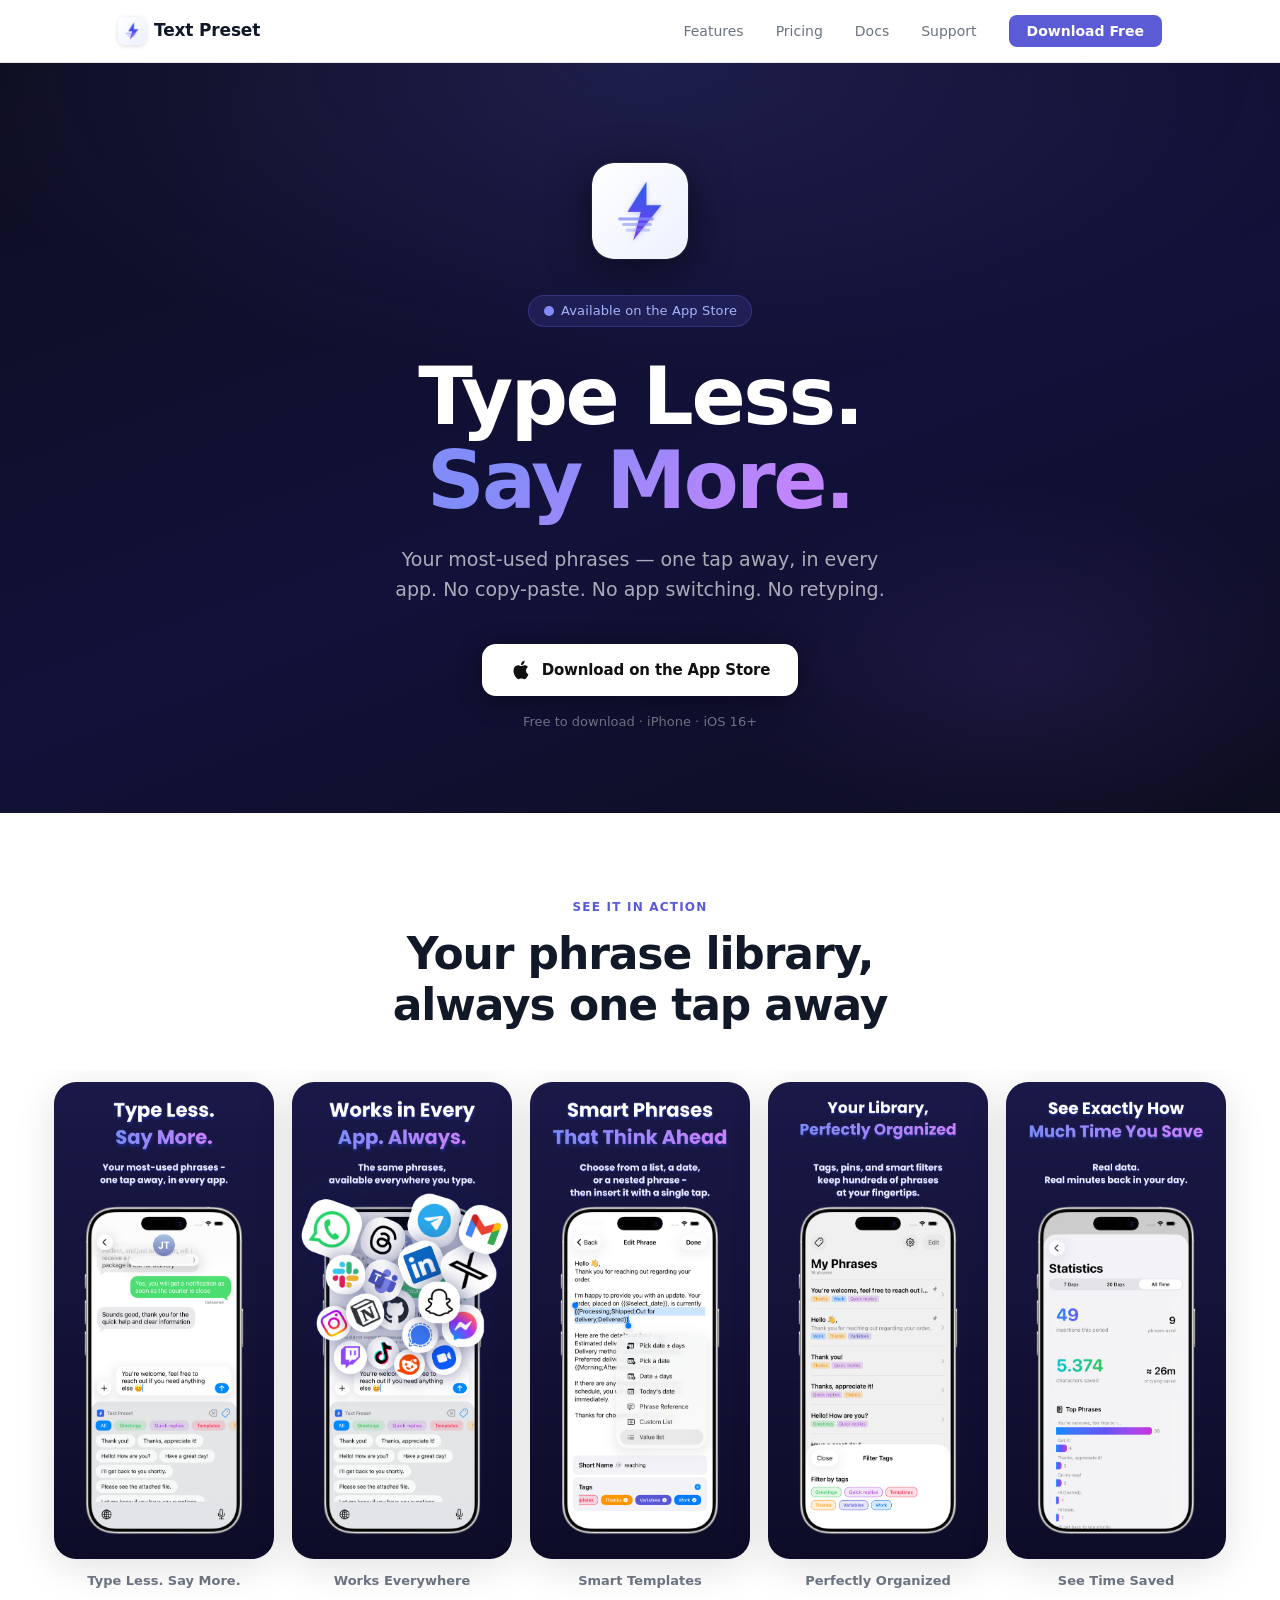
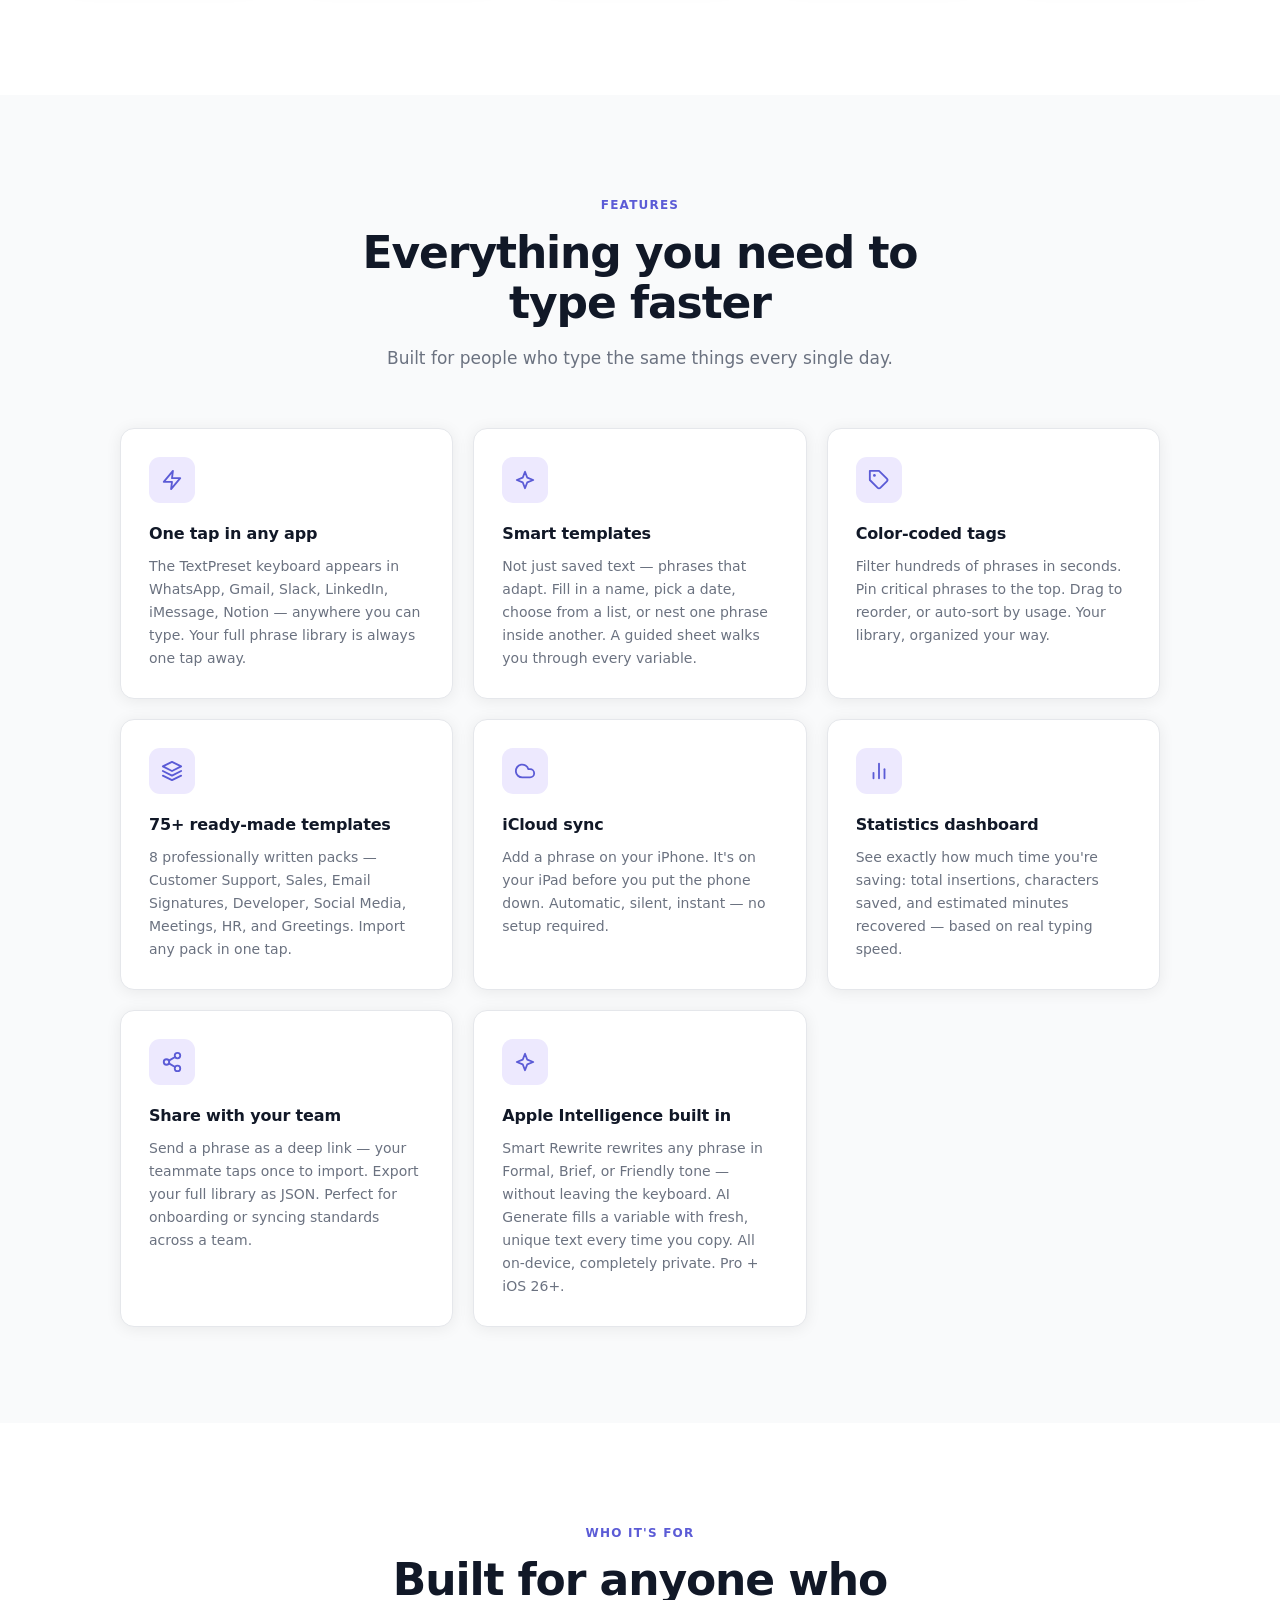
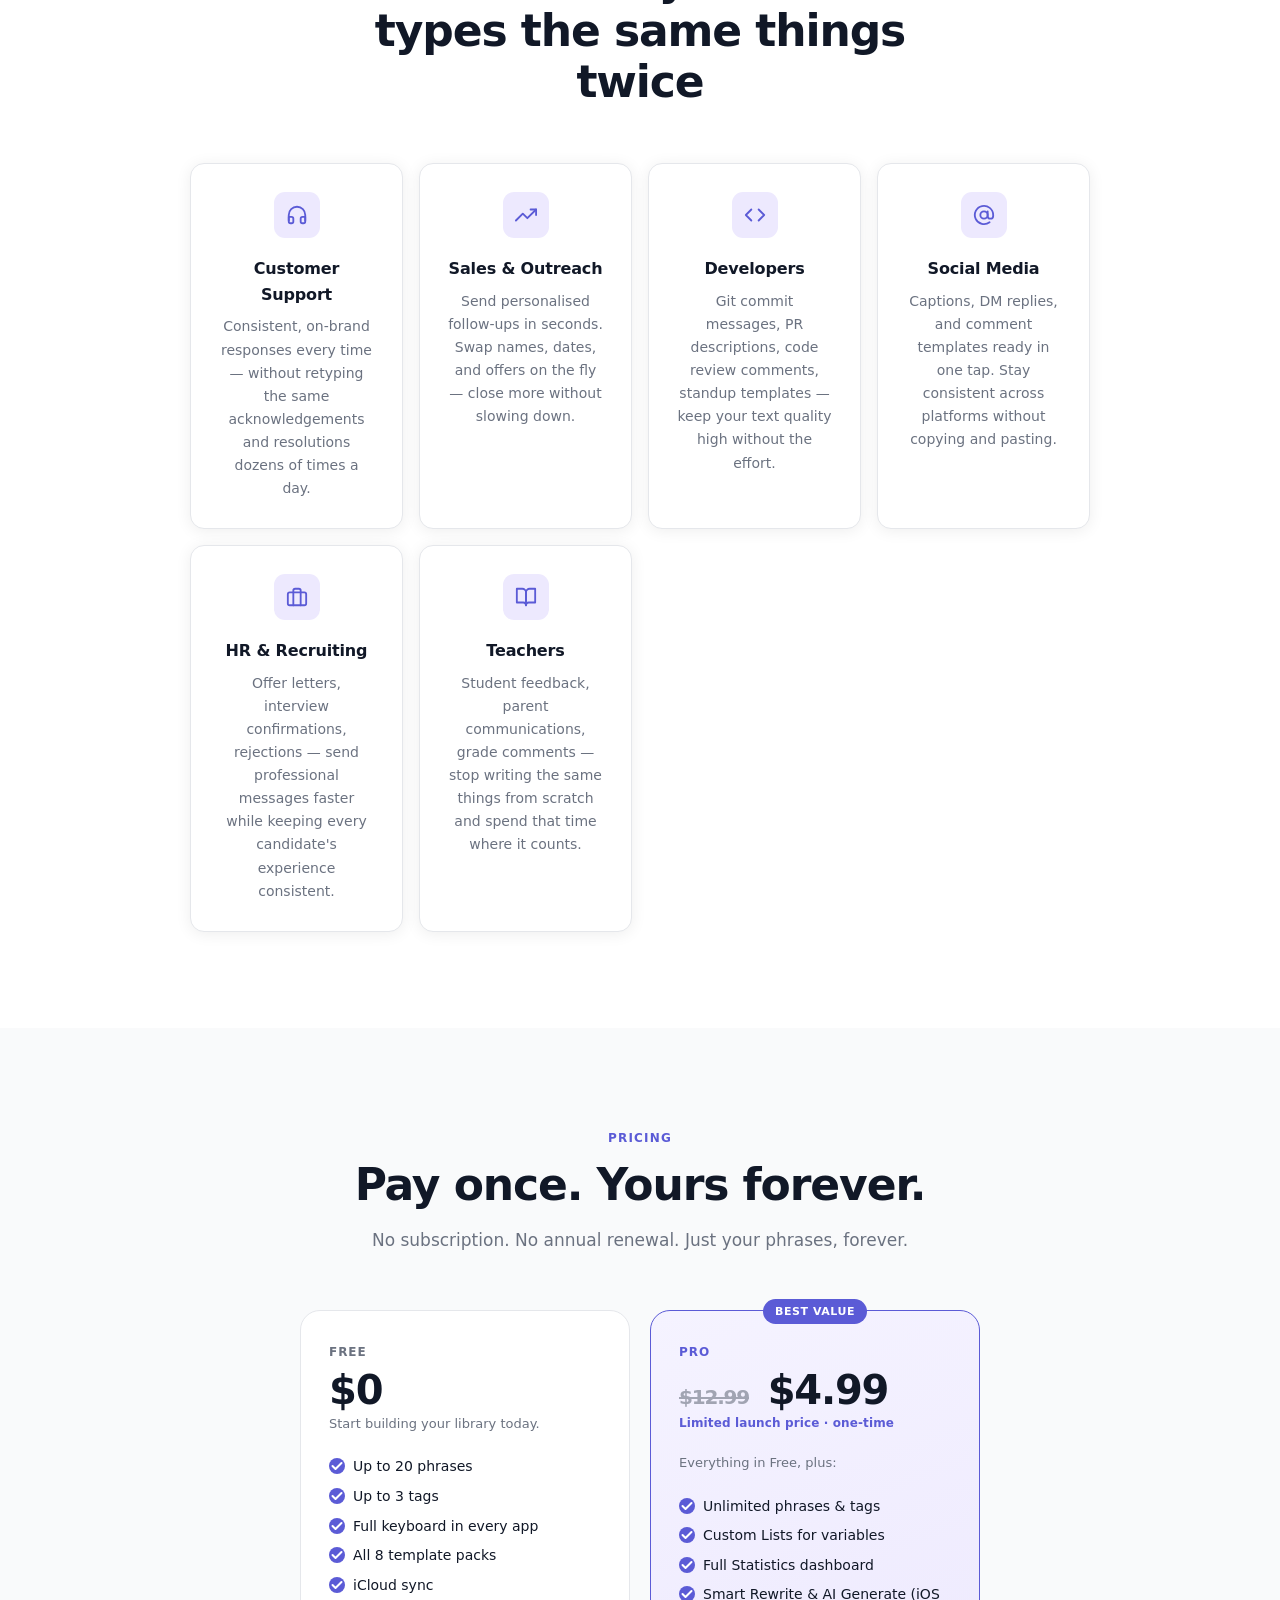
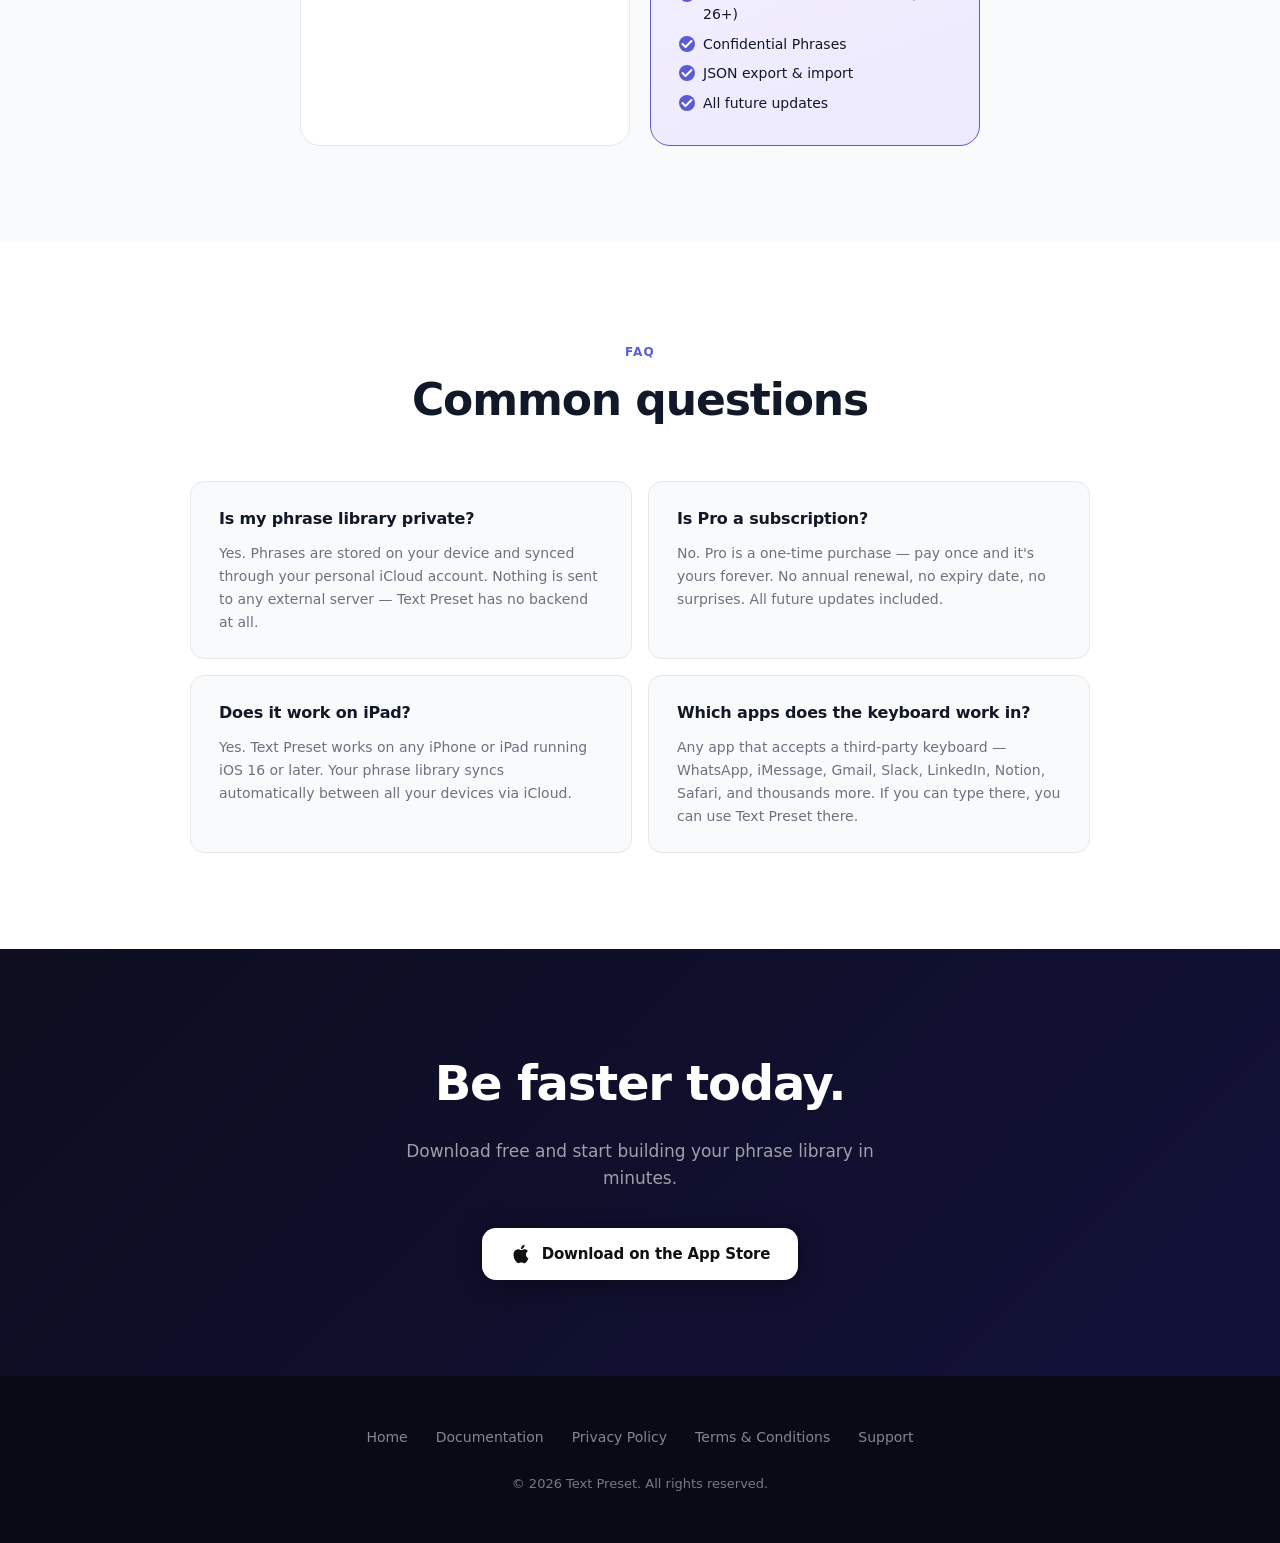
<file: index.html>
<!DOCTYPE html>
<html lang="en">
<head>
  <meta charset="UTF-8">
  <meta name="viewport" content="width=device-width, initial-scale=1.0">

  <!-- Primary SEO -->
  <title>Text Preset — Custom Keyboard Phrases &amp; Text Shortcuts for iPhone</title>
  <meta name="description" content="Stop retyping the same things. Text Preset is a custom iPhone keyboard that saves your most-used phrases and inserts them in one tap — in any app. Smart templates, variables, iCloud sync. Free to download.">
  <meta name="keywords" content="text expander iphone, keyboard shortcuts iphone, custom keyboard phrases ios, text shortcuts iphone, ios keyboard text replacement, phrase library keyboard, text preset app">
  <link rel="canonical" href="https://textpreset.github.io/index.html">

  <!-- Open Graph -->
  <meta property="og:type" content="website">
  <meta property="og:url" content="https://textpreset.github.io/index.html">
  <meta property="og:title" content="Text Preset — Custom Keyboard Phrases for iPhone">
  <meta property="og:description" content="Stop retyping the same things. Save your most-used phrases and insert them in one tap — in any app. Smart templates with variables, iCloud sync, one-time purchase.">
  <meta property="og:image" content="https://textpreset.github.io/icon.png">
  <meta property="og:image:width" content="512">
  <meta property="og:image:height" content="512">
  <meta property="og:locale" content="en_US">
  <meta property="og:site_name" content="Text Preset">

  <!-- Twitter Card -->
  <meta name="twitter:card" content="summary">
  <meta name="twitter:title" content="Text Preset — Custom Keyboard Phrases for iPhone">
  <meta name="twitter:description" content="Stop retyping the same things. Insert any phrase in one tap — in any app. Smart templates, iCloud sync, no subscription.">
  <meta name="twitter:image" content="https://textpreset.github.io/icon.png">

  <!-- App Store smart banner -->
  <meta name="apple-itunes-app" content="app-id=6762204686">

  <!-- Icons -->
  <link rel="icon" type="image/png" href="icon.png">
  <link rel="apple-touch-icon" href="icon.png">
  <link rel="stylesheet" href="styles.css?v=4">

  <!-- Structured data: SoftwareApplication -->
  <script type="application/ld+json">
  {
    "@context": "https://schema.org",
    "@type": "SoftwareApplication",
    "name": "Text Preset",
    "description": "Custom iPhone keyboard that saves your most-used phrases and inserts them in one tap in any app. Smart templates with variables, iCloud sync, tags, and statistics.",
    "url": "https://textpreset.github.io/",
    "applicationCategory": "UtilitiesApplication",
    "operatingSystem": "iOS 16+",
    "softwareVersion": "1.5",
    "offers": [
      {
        "@type": "Offer",
        "price": "0",
        "priceCurrency": "USD",
        "description": "Free download with up to 20 phrases"
      },
      {
        "@type": "Offer",
        "price": "4.99",
        "priceCurrency": "USD",
        "description": "Pro — one-time lifetime purchase, unlimited phrases"
      }
    ],
    "downloadUrl": "https://apps.apple.com/us/app/text-preset-keyboard-phrases/id6762204686",
    "screenshot": [
      "https://textpreset.github.io/../appstore/en/en-1.png",
      "https://textpreset.github.io/../appstore/en/en-2.png"
    ],
    "author": {
      "@type": "Person",
      "name": "Renat Tlebaldiev"
    }
  }
  </script>

  <!-- WebSite structured data -->
  <script type="application/ld+json">
  {
    "@context": "https://schema.org",
    "@type": "WebSite",
    "name": "Text Preset",
    "url": "https://textpreset.github.io/",
    "description": "Custom iPhone keyboard for saving and inserting text phrases in one tap.",
    "publisher": {
      "@type": "Person",
      "name": "Renat Tlebaldiev"
    }
  }
  </script>
</head>
<body>

<nav>
  <div class="nav-inner">
    <a href="index.html" class="nav-logo">
      <img src="icon.png" alt="Text Preset" class="nav-logo-icon" width="28" height="28">
      Text Preset
    </a>
    <ul class="nav-links">
      <li><a href="#features">Features</a></li>
      <li><a href="#pricing">Pricing</a></li>
      <li><a href="docs.html">Docs</a></li>
      <li><a href="support.html">Support</a></li>
      <li><a href="https://apps.apple.com/us/app/text-preset-keyboard-phrases/id6762204686"
          target="_blank"
          rel="noopener noreferrer" class="nav-cta">Download Free</a></li>
    </ul>
  </div>
</nav>

<!-- Hero -->
<section class="hero">
  <div class="hero-inner">
    <div class="hero-app-icon">
      <img src="icon.png" alt="Text Preset app icon" width="96" height="96">
    </div>
    <div class="hero-badge">
      <svg width="12" height="12" viewBox="0 0 12 12" fill="none"><circle cx="6" cy="6" r="5" fill="#818cf8"/></svg>
      Available on the App Store
    </div>
    <h1>Type Less.<br><span class="accent">Say More.</span></h1>
    <p class="hero-sub">Your most-used phrases — one tap away, in every app. No copy-paste. No app switching. No retyping.</p>
    <div class="hero-actions">
      <a href="https://apps.apple.com/us/app/text-preset-keyboard-phrases/id6762204686"
          class="btn-appstore"
          target="_blank"
          rel="noopener noreferrer" id="download">
        <svg viewBox="0 0 24 24" fill="currentColor"><path d="M18.71 19.5c-.83 1.24-1.71 2.45-3.05 2.47-1.34.03-1.77-.79-3.29-.79-1.53 0-2 .77-3.27.82-1.31.05-2.3-1.32-3.14-2.53C4.25 17 2.94 12.45 4.7 9.39c.87-1.52 2.43-2.48 4.12-2.51 1.28-.02 2.5.87 3.29.87.78 0 2.26-1.07 3.8-.91.65.03 2.47.26 3.64 1.98-.09.06-2.17 1.28-2.15 3.81.03 3.02 2.65 4.03 2.68 4.04-.03.07-.42 1.44-1.38 2.83M13 3.5c.73-.83 1.94-1.46 2.94-1.5.13 1.17-.34 2.35-1.04 3.19-.69.85-1.83 1.51-2.95 1.42-.15-1.15.41-2.35 1.05-3.11z"/></svg>
        Download on the App Store
      </a>
    </div>
    <p class="hero-note">Free to download · iPhone · iOS 16+</p>
  </div>
</section>

<!-- Screenshots -->
<section class="screenshots">
  <div class="section-header">
    <span class="section-label">See it in action</span>
    <h2>Your phrase library, always one tap away</h2>
  </div>
  <div class="screenshots-track">
    <div class="screenshot-item">
      <img src="../appstore/en/en-1.png" alt="Text Preset keyboard in action">
      <p class="screenshot-caption">Type Less. Say More.</p>
    </div>
    <div class="screenshot-item">
      <img src="../appstore/en/en-2.png" alt="Works in every app — WhatsApp, Gmail, Slack, iMessage and more">
      <p class="screenshot-caption">Works Everywhere</p>
    </div>
    <div class="screenshot-item">
      <img src="../appstore/en/en-3.png" alt="Smart phrase templates with variables and date pickers">
      <p class="screenshot-caption">Smart Templates</p>
    </div>
    <div class="screenshot-item">
      <img src="../appstore/en/en-4.png" alt="Organized with tags and filters">
      <p class="screenshot-caption">Perfectly Organized</p>
    </div>
    <div class="screenshot-item">
      <img src="../appstore/en/en-5.png" alt="Statistics dashboard">
      <p class="screenshot-caption">See Time Saved</p>
    </div>
  </div>
</section>

<!-- Features -->
<section class="features" id="features">
  <div class="section-header">
    <span class="section-label">Features</span>
    <h2>Everything you need to type faster</h2>
    <p>Built for people who type the same things every single day.</p>
  </div>

  <div class="features-grid">
    <div class="feature-card">
      <div class="feature-icon"><svg width="22" height="22" viewBox="0 0 24 24" fill="none" stroke="currentColor" stroke-width="2" stroke-linecap="round" stroke-linejoin="round"><polygon points="13 2 3 14 12 14 11 22 21 10 12 10 13 2"/></svg></div>
      <h3>One tap in any app</h3>
      <p>The TextPreset keyboard appears in WhatsApp, Gmail, Slack, LinkedIn, iMessage, Notion — anywhere you can type. Your full phrase library is always one tap away.</p>
    </div>
    <div class="feature-card">
      <div class="feature-icon"><svg width="22" height="22" viewBox="0 0 24 24" fill="none" stroke="currentColor" stroke-width="2" stroke-linecap="round" stroke-linejoin="round"><path d="M12 3 9.5 9.5 3 12l6.5 2.5L12 21l2.5-6.5L21 12l-6.5-2.5z"/></svg></div>
      <h3>Smart templates</h3>
      <p>Not just saved text — phrases that adapt. Fill in a name, pick a date, choose from a list, or nest one phrase inside another. A guided sheet walks you through every variable.</p>
    </div>
    <div class="feature-card">
      <div class="feature-icon"><svg width="22" height="22" viewBox="0 0 24 24" fill="none" stroke="currentColor" stroke-width="2" stroke-linecap="round" stroke-linejoin="round"><path d="M20.59 13.41l-7.17 7.17a2 2 0 0 1-2.83 0L2 12V2h10l8.59 8.59a2 2 0 0 1 0 2.82z"/><circle cx="7" cy="7" r="1.5" fill="currentColor" stroke="none"/></svg></div>
      <h3>Color-coded tags</h3>
      <p>Filter hundreds of phrases in seconds. Pin critical phrases to the top. Drag to reorder, or auto-sort by usage. Your library, organized your way.</p>
    </div>
    <div class="feature-card">
      <div class="feature-icon"><svg width="22" height="22" viewBox="0 0 24 24" fill="none" stroke="currentColor" stroke-width="2" stroke-linecap="round" stroke-linejoin="round"><polygon points="12 2 2 7 12 12 22 7 12 2"/><polyline points="2 17 12 22 22 17"/><polyline points="2 12 12 17 22 12"/></svg></div>
      <h3>75+ ready-made templates</h3>
      <p>8 professionally written packs — Customer Support, Sales, Email Signatures, Developer, Social Media, Meetings, HR, and Greetings. Import any pack in one tap.</p>
    </div>
    <div class="feature-card">
      <div class="feature-icon"><svg width="22" height="22" viewBox="0 0 24 24" fill="none" stroke="currentColor" stroke-width="2" stroke-linecap="round" stroke-linejoin="round"><path d="M17.5 19H9a7 7 0 1 1 6.71-9h1.79a4.5 4.5 0 1 1 0 9z"/></svg></div>
      <h3>iCloud sync</h3>
      <p>Add a phrase on your iPhone. It's on your iPad before you put the phone down. Automatic, silent, instant — no setup required.</p>
    </div>
    <div class="feature-card">
      <div class="feature-icon"><svg width="22" height="22" viewBox="0 0 24 24" fill="none" stroke="currentColor" stroke-width="2" stroke-linecap="round" stroke-linejoin="round"><line x1="18" y1="20" x2="18" y2="10"/><line x1="12" y1="20" x2="12" y2="4"/><line x1="6" y1="20" x2="6" y2="14"/></svg></div>
      <h3>Statistics dashboard</h3>
      <p>See exactly how much time you're saving: total insertions, characters saved, and estimated minutes recovered — based on real typing speed.</p>
    </div>
    <div class="feature-card">
      <div class="feature-icon"><svg width="22" height="22" viewBox="0 0 24 24" fill="none" stroke="currentColor" stroke-width="2" stroke-linecap="round" stroke-linejoin="round"><circle cx="18" cy="5" r="3"/><circle cx="6" cy="12" r="3"/><circle cx="18" cy="19" r="3"/><line x1="8.59" y1="13.51" x2="15.42" y2="17.49"/><line x1="15.41" y1="6.51" x2="8.59" y2="10.49"/></svg></div>
      <h3>Share with your team</h3>
      <p>Send a phrase as a deep link — your teammate taps once to import. Export your full library as JSON. Perfect for onboarding or syncing standards across a team.</p>
    </div>
    <div class="feature-card">
      <div class="feature-icon"><svg width="22" height="22" viewBox="0 0 24 24" fill="none" stroke="currentColor" stroke-width="2" stroke-linecap="round" stroke-linejoin="round"><path d="M12 3 9.5 9.5 3 12l6.5 2.5L12 21l2.5-6.5L21 12l-6.5-2.5z"/></svg></div>
      <h3>Apple Intelligence built in</h3>
      <p>Smart Rewrite rewrites any phrase in Formal, Brief, or Friendly tone — without leaving the keyboard. AI Generate fills a variable with fresh, unique text every time you copy. All on-device, completely private. Pro + iOS 26+.</p>
    </div>
  </div>
</section>

<!-- Use cases -->
<section class="use-cases">
  <div class="section-header">
    <span class="section-label">Who it's for</span>
    <h2>Built for anyone who types the same things twice</h2>
  </div>
  <div class="use-cases-grid">
    <div class="use-case-pill">
      <div class="uc-icon"><svg width="22" height="22" viewBox="0 0 24 24" fill="none" stroke="currentColor" stroke-width="2" stroke-linecap="round" stroke-linejoin="round"><path d="M3 18v-6a9 9 0 0 1 18 0v6"/><path d="M21 19a2 2 0 0 1-2 2h-1a2 2 0 0 1-2-2v-3a2 2 0 0 1 2-2h3zM3 19a2 2 0 0 0 2 2h1a2 2 0 0 0 2-2v-3a2 2 0 0 0-2-2H3z"/></svg></div>
      <h4>Customer Support</h4>
      <p>Consistent, on-brand responses every time — without retyping the same acknowledgements and resolutions dozens of times a day.</p>
    </div>
    <div class="use-case-pill">
      <div class="uc-icon"><svg width="22" height="22" viewBox="0 0 24 24" fill="none" stroke="currentColor" stroke-width="2" stroke-linecap="round" stroke-linejoin="round"><polyline points="23 6 13.5 15.5 8.5 10.5 1 18"/><polyline points="17 6 23 6 23 12"/></svg></div>
      <h4>Sales & Outreach</h4>
      <p>Send personalised follow-ups in seconds. Swap names, dates, and offers on the fly — close more without slowing down.</p>
    </div>
    <div class="use-case-pill">
      <div class="uc-icon"><svg width="22" height="22" viewBox="0 0 24 24" fill="none" stroke="currentColor" stroke-width="2" stroke-linecap="round" stroke-linejoin="round"><polyline points="16 18 22 12 16 6"/><polyline points="8 6 2 12 8 18"/></svg></div>
      <h4>Developers</h4>
      <p>Git commit messages, PR descriptions, code review comments, standup templates — keep your text quality high without the effort.</p>
    </div>
    <div class="use-case-pill">
      <div class="uc-icon"><svg width="22" height="22" viewBox="0 0 24 24" fill="none" stroke="currentColor" stroke-width="2" stroke-linecap="round" stroke-linejoin="round"><circle cx="12" cy="12" r="4"/><path d="M16 8v5a3 3 0 0 0 6 0v-1a10 10 0 1 0-3.92 7.94"/></svg></div>
      <h4>Social Media</h4>
      <p>Captions, DM replies, and comment templates ready in one tap. Stay consistent across platforms without copying and pasting.</p>
    </div>
    <div class="use-case-pill">
      <div class="uc-icon"><svg width="22" height="22" viewBox="0 0 24 24" fill="none" stroke="currentColor" stroke-width="2" stroke-linecap="round" stroke-linejoin="round"><rect x="2" y="7" width="20" height="14" rx="2" ry="2"/><path d="M16 21V5a2 2 0 0 0-2-2h-4a2 2 0 0 0-2 2v16"/></svg></div>
      <h4>HR & Recruiting</h4>
      <p>Offer letters, interview confirmations, rejections — send professional messages faster while keeping every candidate's experience consistent.</p>
    </div>
    <div class="use-case-pill">
      <div class="uc-icon"><svg width="22" height="22" viewBox="0 0 24 24" fill="none" stroke="currentColor" stroke-width="2" stroke-linecap="round" stroke-linejoin="round"><path d="M2 3h6a4 4 0 0 1 4 4v14a3 3 0 0 0-3-3H2z"/><path d="M22 3h-6a4 4 0 0 0-4 4v14a3 3 0 0 1 3-3h7z"/></svg></div>
      <h4>Teachers</h4>
      <p>Student feedback, parent communications, grade comments — stop writing the same things from scratch and spend that time where it counts.</p>
    </div>
  </div>
</section>

<!-- Pricing -->
<section class="pricing" id="pricing">
  <div class="section-header">
    <span class="section-label">Pricing</span>
    <h2>Pay once. Yours forever.</h2>
    <p>No subscription. No annual renewal. Just your phrases, forever.</p>
  </div>

  <div class="pricing-grid">
    <div class="pricing-card">
      <div class="plan-name">Free</div>
      <div class="plan-price">$0</div>
      <div class="plan-desc">Start building your library today.</div>
      <ul class="plan-features">
        <li>Up to 20 phrases</li>
        <li>Up to 3 tags</li>
        <li>Full keyboard in every app</li>
        <li>All 8 template packs</li>
        <li>iCloud sync</li>
      </ul>
    </div>

    <div class="pricing-card featured">
      <div class="pricing-badge">Best value</div>
      <div class="plan-name">Pro</div>
      <div class="plan-price">
        <span class="plan-price-old">$12.99</span>
        $4.99
      </div>
      <div class="plan-price-label">Limited launch price · one-time</div>
      <div class="plan-desc">Everything in Free, plus:</div>
      <ul class="plan-features">
        <li>Unlimited phrases &amp; tags</li>
        <li>Custom Lists for variables</li>
        <li>Full Statistics dashboard</li>
        <li>Smart Rewrite &amp; AI Generate (iOS 26+)</li>
        <li>Confidential Phrases</li>
        <li>JSON export &amp; import</li>
        <li>All future updates</li>
      </ul>
    </div>
  </div>
</section>

<!-- FAQ -->
<section class="faq-strip">
  <div class="section-header">
    <span class="section-label">FAQ</span>
    <h2>Common questions</h2>
  </div>
  <div class="faq-grid">
    <div class="faq-card">
      <h4>Is my phrase library private?</h4>
      <p>Yes. Phrases are stored on your device and synced through your personal iCloud account. Nothing is sent to any external server — Text Preset has no backend at all.</p>
    </div>
    <div class="faq-card">
      <h4>Is Pro a subscription?</h4>
      <p>No. Pro is a one-time purchase — pay once and it's yours forever. No annual renewal, no expiry date, no surprises. All future updates included.</p>
    </div>
    <div class="faq-card">
      <h4>Does it work on iPad?</h4>
      <p>Yes. Text Preset works on any iPhone or iPad running iOS 16 or later. Your phrase library syncs automatically between all your devices via iCloud.</p>
    </div>
    <div class="faq-card">
      <h4>Which apps does the keyboard work in?</h4>
      <p>Any app that accepts a third-party keyboard — WhatsApp, iMessage, Gmail, Slack, LinkedIn, Notion, Safari, and thousands more. If you can type there, you can use Text Preset there.</p>
    </div>
  </div>
</section>

<!-- CTA -->
<section class="cta-band">
  <h2>Be faster today.</h2>
  <p>Download free and start building your phrase library in minutes.</p>
  <a href="https://apps.apple.com/us/app/text-preset-keyboard-phrases/id6762204686"
      class="btn-appstore"
      target="_blank"
      rel="noopener noreferrer">
    <svg viewBox="0 0 24 24" fill="currentColor"><path d="M18.71 19.5c-.83 1.24-1.71 2.45-3.05 2.47-1.34.03-1.77-.79-3.29-.79-1.53 0-2 .77-3.27.82-1.31.05-2.3-1.32-3.14-2.53C4.25 17 2.94 12.45 4.7 9.39c.87-1.52 2.43-2.48 4.12-2.51 1.28-.02 2.5.87 3.29.87.78 0 2.26-1.07 3.8-.91.65.03 2.47.26 3.64 1.98-.09.06-2.17 1.28-2.15 3.81.03 3.02 2.65 4.03 2.68 4.04-.03.07-.42 1.44-1.38 2.83M13 3.5c.73-.83 1.94-1.46 2.94-1.5.13 1.17-.34 2.35-1.04 3.19-.69.85-1.83 1.51-2.95 1.42-.15-1.15.41-2.35 1.05-3.11z"/></svg>
    Download on the App Store
  </a>
</section>

<footer>
  <div class="footer-inner">
    <ul class="footer-links">
      <li><a href="index.html">Home</a></li>
      <li><a href="docs.html">Documentation</a></li>
      <li><a href="privacy-policy.html">Privacy Policy</a></li>
      <li><a href="terms.html">Terms &amp; Conditions</a></li>
      <li><a href="support.html">Support</a></li>
    </ul>
    <p>&copy; 2026 Text Preset. All rights reserved.</p>
  </div>
</footer>

</body>
</html>
</file>
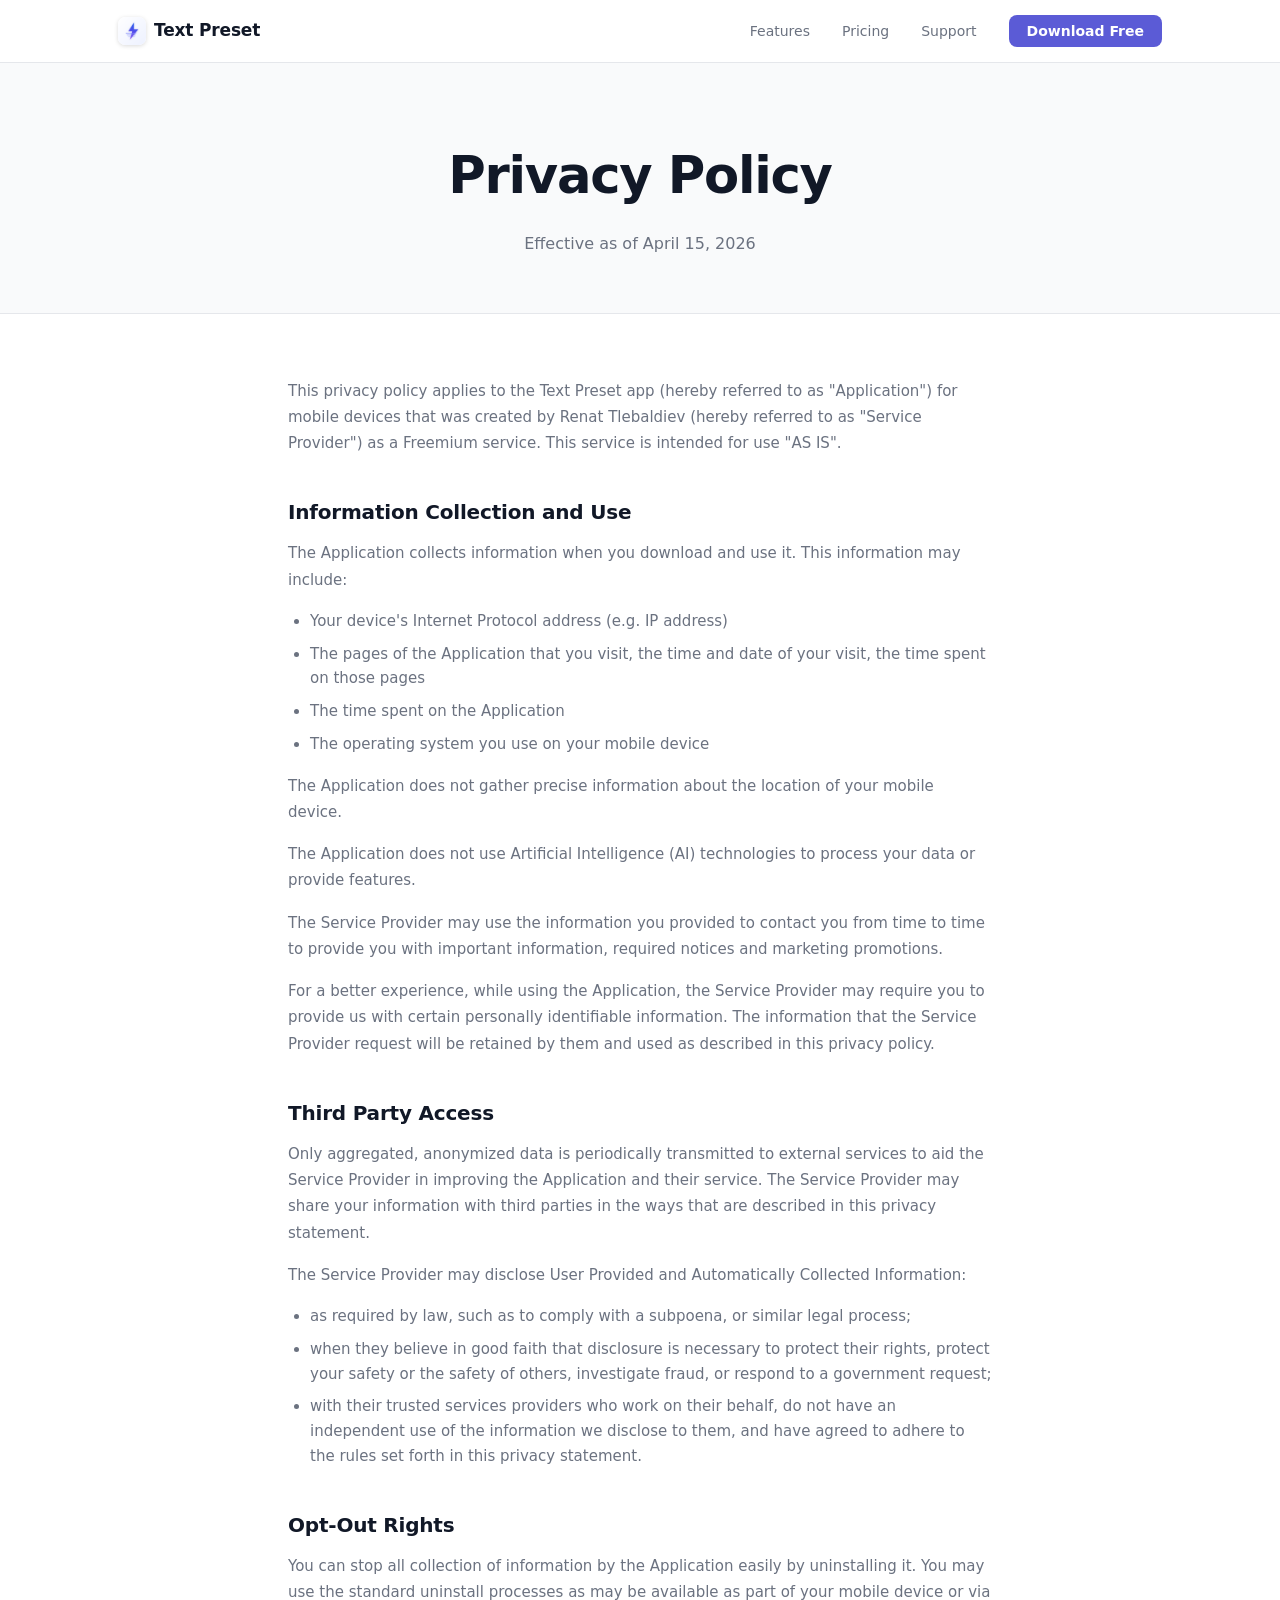
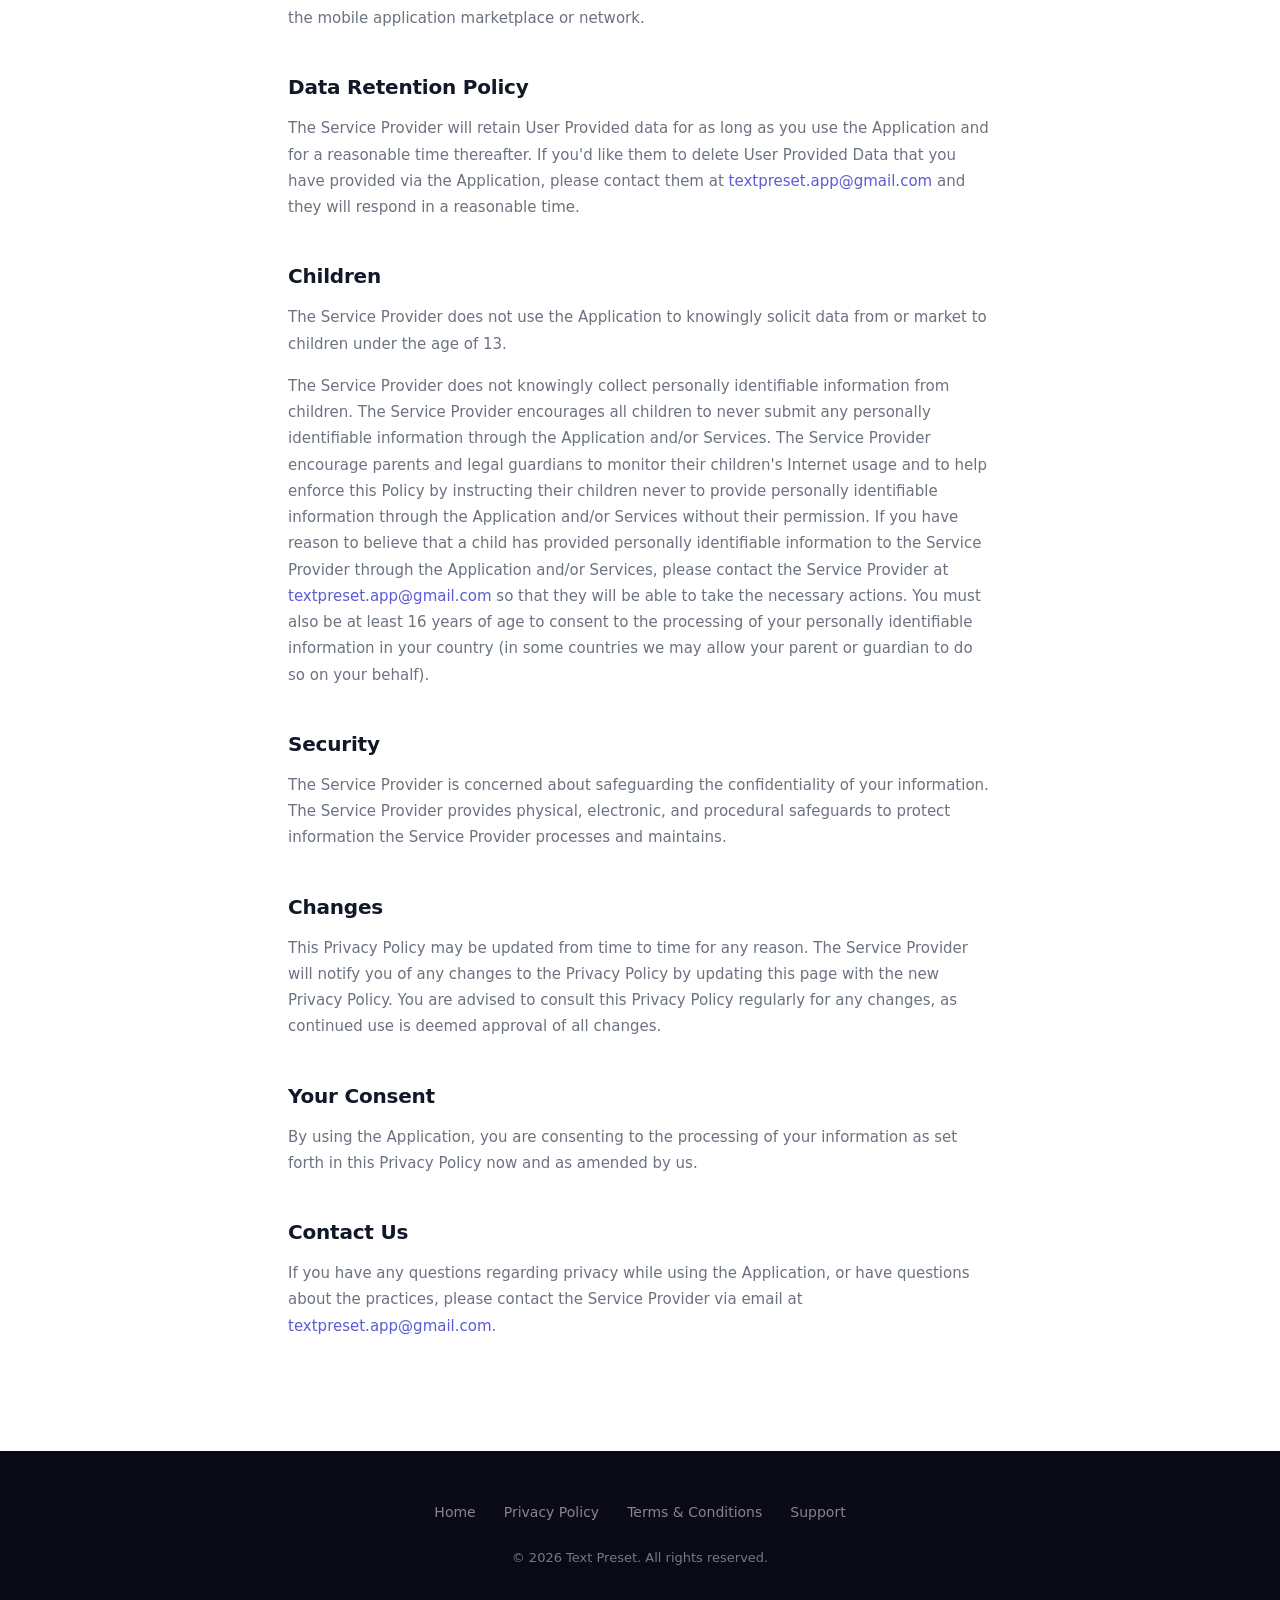
<file: privacy-policy.html>
<!DOCTYPE html>
<html lang="en">
<head>
  <meta charset="UTF-8">
  <meta name="viewport" content="width=device-width, initial-scale=1.0">
  <title>Privacy Policy — Text Preset</title>
  <meta name="description" content="Privacy Policy for Text Preset — Keyboard Phrases app.">
  <link rel="icon" type="image/png" href="icon.png">
  <link rel="apple-touch-icon" href="icon.png">
  <link rel="stylesheet" href="styles.css?v=3">
  <meta name="apple-itunes-app" content="app-id=6762204686">
</head>
<body>

<nav>
  <div class="nav-inner">
    <a href="index.html" class="nav-logo">
      <img src="icon.png" alt="Text Preset" class="nav-logo-icon" width="28" height="28">
      Text Preset
    </a>
    <ul class="nav-links">
      <li><a href="index.html#features">Features</a></li>
      <li><a href="index.html#pricing">Pricing</a></li>
      <li><a href="support.html">Support</a></li>
      <li><a href="https://apps.apple.com/us/app/text-preset-keyboard-phrases/id6762204686"
          target="_blank"
          rel="noopener noreferrer" class="nav-cta">Download Free</a></li>
    </ul>
  </div>
</nav>

<div class="page-hero">
  <h1>Privacy Policy</h1>
  <p>Effective as of April 15, 2026</p>
</div>

<div class="content-body">
  <p>This privacy policy applies to the Text Preset app (hereby referred to as "Application") for mobile devices that was created by Renat Tlebaldiev (hereby referred to as "Service Provider") as a Freemium service. This service is intended for use "AS IS".</p>

  <h2>Information Collection and Use</h2>
  <p>The Application collects information when you download and use it. This information may include:</p>
  <ul>
    <li>Your device's Internet Protocol address (e.g. IP address)</li>
    <li>The pages of the Application that you visit, the time and date of your visit, the time spent on those pages</li>
    <li>The time spent on the Application</li>
    <li>The operating system you use on your mobile device</li>
  </ul>
  <p>The Application does not gather precise information about the location of your mobile device.</p>
  <p>The Application does not use Artificial Intelligence (AI) technologies to process your data or provide features.</p>
  <p>The Service Provider may use the information you provided to contact you from time to time to provide you with important information, required notices and marketing promotions.</p>
  <p>For a better experience, while using the Application, the Service Provider may require you to provide us with certain personally identifiable information. The information that the Service Provider request will be retained by them and used as described in this privacy policy.</p>

  <h2>Third Party Access</h2>
  <p>Only aggregated, anonymized data is periodically transmitted to external services to aid the Service Provider in improving the Application and their service. The Service Provider may share your information with third parties in the ways that are described in this privacy statement.</p>
  <p>The Service Provider may disclose User Provided and Automatically Collected Information:</p>
  <ul>
    <li>as required by law, such as to comply with a subpoena, or similar legal process;</li>
    <li>when they believe in good faith that disclosure is necessary to protect their rights, protect your safety or the safety of others, investigate fraud, or respond to a government request;</li>
    <li>with their trusted services providers who work on their behalf, do not have an independent use of the information we disclose to them, and have agreed to adhere to the rules set forth in this privacy statement.</li>
  </ul>

  <h2>Opt-Out Rights</h2>
  <p>You can stop all collection of information by the Application easily by uninstalling it. You may use the standard uninstall processes as may be available as part of your mobile device or via the mobile application marketplace or network.</p>

  <h2>Data Retention Policy</h2>
  <p>The Service Provider will retain User Provided data for as long as you use the Application and for a reasonable time thereafter. If you'd like them to delete User Provided Data that you have provided via the Application, please contact them at <a href="mailto:textpreset.app@gmail.com">textpreset.app@gmail.com</a> and they will respond in a reasonable time.</p>

  <h2>Children</h2>
  <p>The Service Provider does not use the Application to knowingly solicit data from or market to children under the age of 13.</p>
  <p>The Service Provider does not knowingly collect personally identifiable information from children. The Service Provider encourages all children to never submit any personally identifiable information through the Application and/or Services. The Service Provider encourage parents and legal guardians to monitor their children's Internet usage and to help enforce this Policy by instructing their children never to provide personally identifiable information through the Application and/or Services without their permission. If you have reason to believe that a child has provided personally identifiable information to the Service Provider through the Application and/or Services, please contact the Service Provider at <a href="mailto:textpreset.app@gmail.com">textpreset.app@gmail.com</a> so that they will be able to take the necessary actions. You must also be at least 16 years of age to consent to the processing of your personally identifiable information in your country (in some countries we may allow your parent or guardian to do so on your behalf).</p>

  <h2>Security</h2>
  <p>The Service Provider is concerned about safeguarding the confidentiality of your information. The Service Provider provides physical, electronic, and procedural safeguards to protect information the Service Provider processes and maintains.</p>

  <h2>Changes</h2>
  <p>This Privacy Policy may be updated from time to time for any reason. The Service Provider will notify you of any changes to the Privacy Policy by updating this page with the new Privacy Policy. You are advised to consult this Privacy Policy regularly for any changes, as continued use is deemed approval of all changes.</p>

  <h2>Your Consent</h2>
  <p>By using the Application, you are consenting to the processing of your information as set forth in this Privacy Policy now and as amended by us.</p>

  <h2>Contact Us</h2>
  <p>If you have any questions regarding privacy while using the Application, or have questions about the practices, please contact the Service Provider via email at <a href="mailto:textpreset.app@gmail.com">textpreset.app@gmail.com</a>.</p>
</div>

<footer>
  <div class="footer-inner">
    <ul class="footer-links">
      <li><a href="index.html">Home</a></li>
      <li><a href="privacy-policy.html">Privacy Policy</a></li>
      <li><a href="terms.html">Terms &amp; Conditions</a></li>
      <li><a href="support.html">Support</a></li>
    </ul>
    <p>&copy; 2026 Text Preset. All rights reserved.</p>
  </div>
</footer>

</body>
</html>
</file>
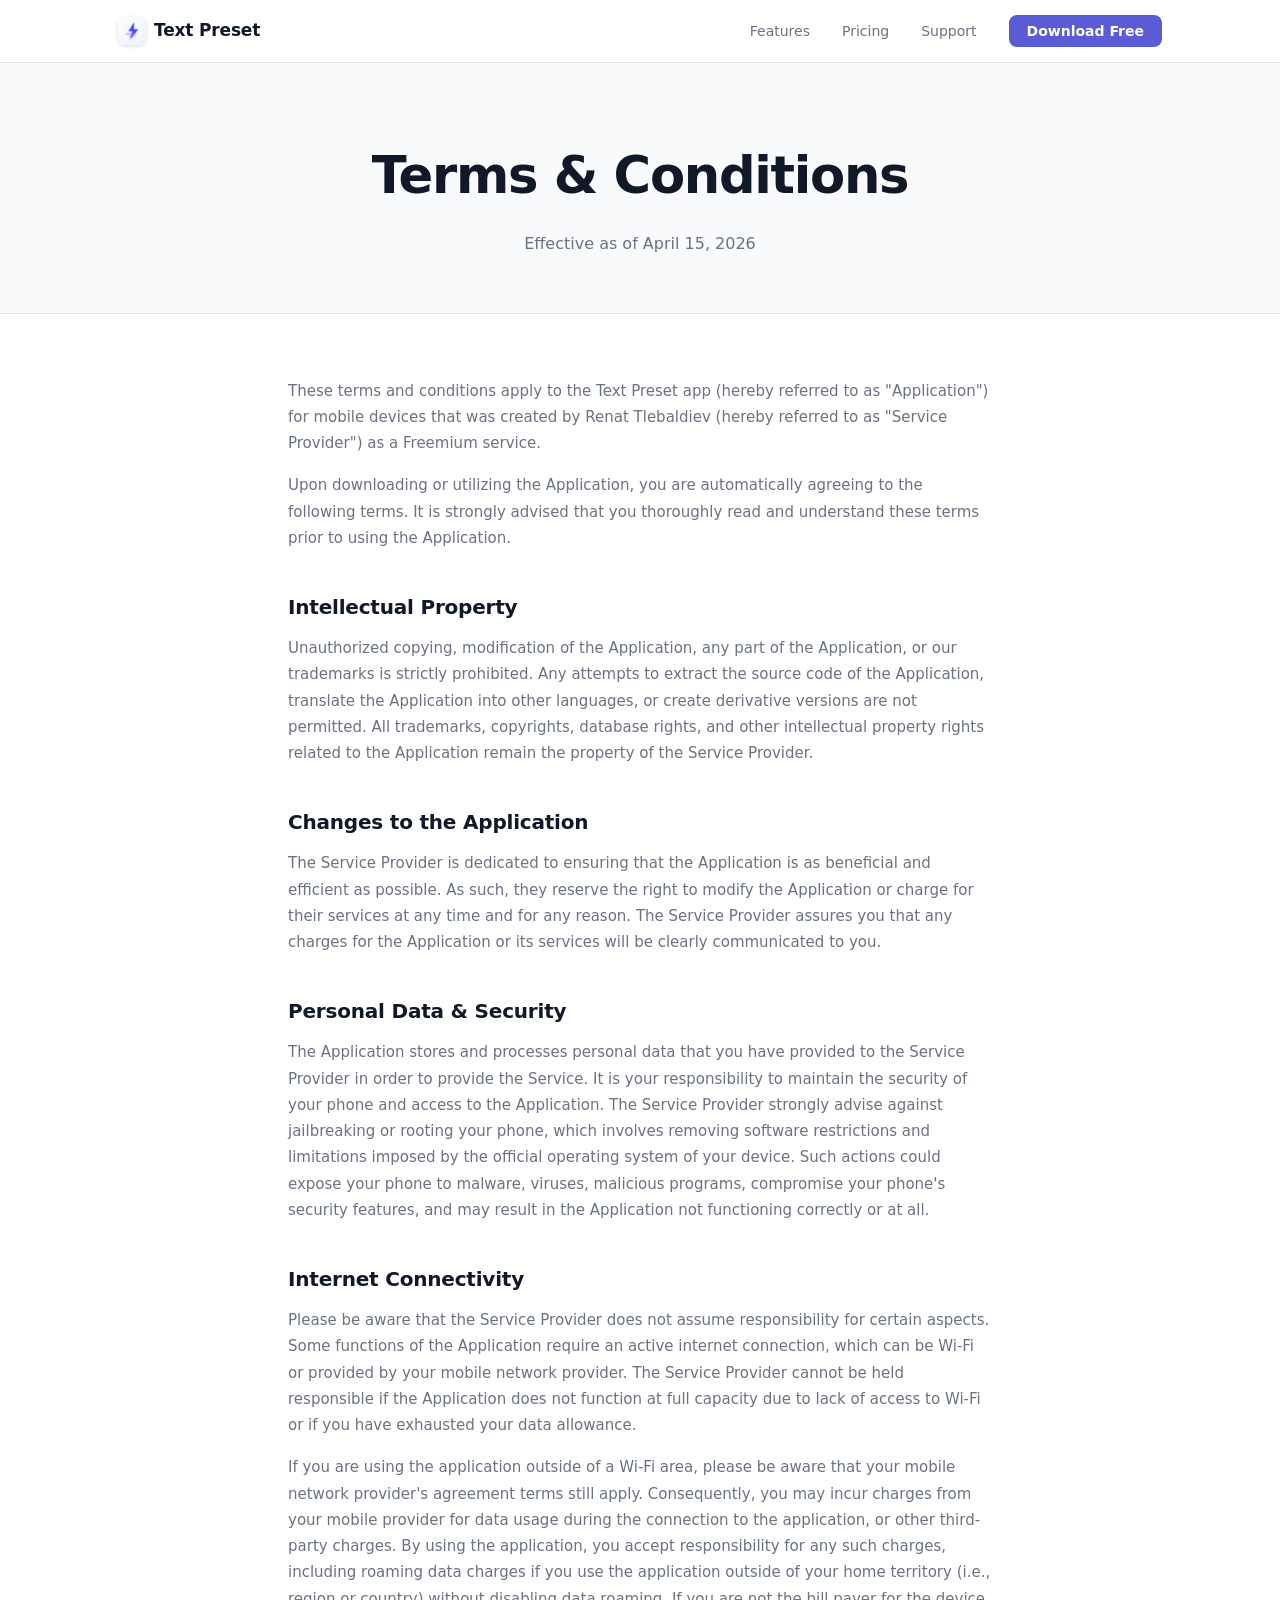
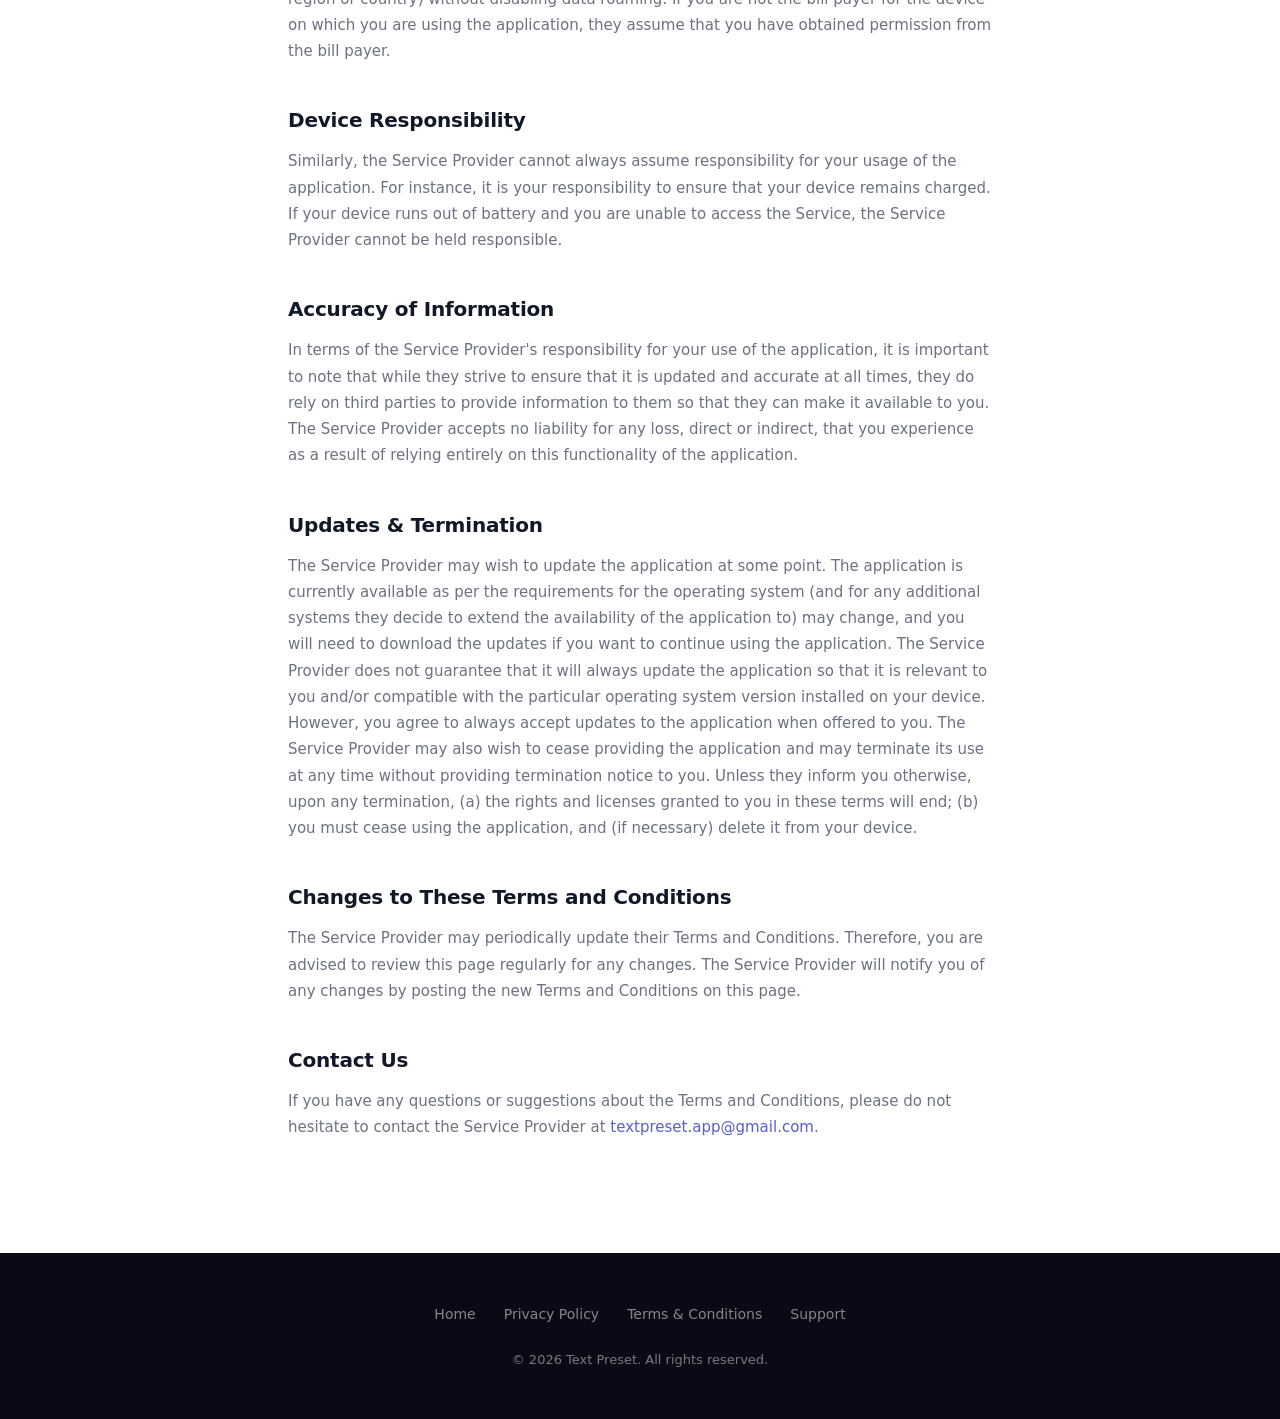
<file: terms.html>
<!DOCTYPE html>
<html lang="en">
<head>
  <meta charset="UTF-8">
  <meta name="viewport" content="width=device-width, initial-scale=1.0">
  <title>Terms &amp; Conditions — Text Preset</title>
  <meta name="description" content="Terms and Conditions for Text Preset — Keyboard Phrases app.">
  <link rel="icon" type="image/png" href="icon.png">
  <link rel="apple-touch-icon" href="icon.png">
  <link rel="stylesheet" href="styles.css?v=3">
  <meta name="apple-itunes-app" content="app-id=6762204686">
</head>
<body>

<nav>
  <div class="nav-inner">
    <a href="index.html" class="nav-logo">
      <img src="icon.png" alt="Text Preset" class="nav-logo-icon" width="28" height="28">
      Text Preset
    </a>
    <ul class="nav-links">
      <li><a href="index.html#features">Features</a></li>
      <li><a href="index.html#pricing">Pricing</a></li>
      <li><a href="support.html">Support</a></li>
      <li><a href="https://apps.apple.com/us/app/text-preset-keyboard-phrases/id6762204686"
          target="_blank"
          rel="noopener noreferrer" class="nav-cta">Download Free</a></li>
    </ul>
  </div>
</nav>

<div class="page-hero">
  <h1>Terms &amp; Conditions</h1>
  <p>Effective as of April 15, 2026</p>
</div>

<div class="content-body">
  <p>These terms and conditions apply to the Text Preset app (hereby referred to as "Application") for mobile devices that was created by Renat Tlebaldiev (hereby referred to as "Service Provider") as a Freemium service.</p>
  <p>Upon downloading or utilizing the Application, you are automatically agreeing to the following terms. It is strongly advised that you thoroughly read and understand these terms prior to using the Application.</p>

  <h2>Intellectual Property</h2>
  <p>Unauthorized copying, modification of the Application, any part of the Application, or our trademarks is strictly prohibited. Any attempts to extract the source code of the Application, translate the Application into other languages, or create derivative versions are not permitted. All trademarks, copyrights, database rights, and other intellectual property rights related to the Application remain the property of the Service Provider.</p>

  <h2>Changes to the Application</h2>
  <p>The Service Provider is dedicated to ensuring that the Application is as beneficial and efficient as possible. As such, they reserve the right to modify the Application or charge for their services at any time and for any reason. The Service Provider assures you that any charges for the Application or its services will be clearly communicated to you.</p>

  <h2>Personal Data &amp; Security</h2>
  <p>The Application stores and processes personal data that you have provided to the Service Provider in order to provide the Service. It is your responsibility to maintain the security of your phone and access to the Application. The Service Provider strongly advise against jailbreaking or rooting your phone, which involves removing software restrictions and limitations imposed by the official operating system of your device. Such actions could expose your phone to malware, viruses, malicious programs, compromise your phone's security features, and may result in the Application not functioning correctly or at all.</p>

  <h2>Internet Connectivity</h2>
  <p>Please be aware that the Service Provider does not assume responsibility for certain aspects. Some functions of the Application require an active internet connection, which can be Wi-Fi or provided by your mobile network provider. The Service Provider cannot be held responsible if the Application does not function at full capacity due to lack of access to Wi-Fi or if you have exhausted your data allowance.</p>
  <p>If you are using the application outside of a Wi-Fi area, please be aware that your mobile network provider's agreement terms still apply. Consequently, you may incur charges from your mobile provider for data usage during the connection to the application, or other third-party charges. By using the application, you accept responsibility for any such charges, including roaming data charges if you use the application outside of your home territory (i.e., region or country) without disabling data roaming. If you are not the bill payer for the device on which you are using the application, they assume that you have obtained permission from the bill payer.</p>

  <h2>Device Responsibility</h2>
  <p>Similarly, the Service Provider cannot always assume responsibility for your usage of the application. For instance, it is your responsibility to ensure that your device remains charged. If your device runs out of battery and you are unable to access the Service, the Service Provider cannot be held responsible.</p>

  <h2>Accuracy of Information</h2>
  <p>In terms of the Service Provider's responsibility for your use of the application, it is important to note that while they strive to ensure that it is updated and accurate at all times, they do rely on third parties to provide information to them so that they can make it available to you. The Service Provider accepts no liability for any loss, direct or indirect, that you experience as a result of relying entirely on this functionality of the application.</p>

  <h2>Updates &amp; Termination</h2>
  <p>The Service Provider may wish to update the application at some point. The application is currently available as per the requirements for the operating system (and for any additional systems they decide to extend the availability of the application to) may change, and you will need to download the updates if you want to continue using the application. The Service Provider does not guarantee that it will always update the application so that it is relevant to you and/or compatible with the particular operating system version installed on your device. However, you agree to always accept updates to the application when offered to you. The Service Provider may also wish to cease providing the application and may terminate its use at any time without providing termination notice to you. Unless they inform you otherwise, upon any termination, (a) the rights and licenses granted to you in these terms will end; (b) you must cease using the application, and (if necessary) delete it from your device.</p>

  <h2>Changes to These Terms and Conditions</h2>
  <p>The Service Provider may periodically update their Terms and Conditions. Therefore, you are advised to review this page regularly for any changes. The Service Provider will notify you of any changes by posting the new Terms and Conditions on this page.</p>

  <h2>Contact Us</h2>
  <p>If you have any questions or suggestions about the Terms and Conditions, please do not hesitate to contact the Service Provider at <a href="mailto:textpreset.app@gmail.com">textpreset.app@gmail.com</a>.</p>
</div>

<footer>
  <div class="footer-inner">
    <ul class="footer-links">
      <li><a href="index.html">Home</a></li>
      <li><a href="privacy-policy.html">Privacy Policy</a></li>
      <li><a href="terms.html">Terms &amp; Conditions</a></li>
      <li><a href="support.html">Support</a></li>
    </ul>
    <p>&copy; 2026 Text Preset. All rights reserved.</p>
  </div>
</footer>

</body>
</html>
</file>
<file: styles.css>
*, *::before, *::after { box-sizing: border-box; margin: 0; padding: 0; }

:root {
  --primary: #5B5BD6;
  --primary-dark: #4040b8;
  --primary-light: #ede9fe;
  --text: #111827;
  --text-muted: #6b7280;
  --bg: #ffffff;
  --bg-subtle: #f9fafb;
  --border: #e5e7eb;
  --radius: 14px;
  --shadow: 0 2px 16px rgba(0, 0, 0, 0.07);
  --shadow-lg: 0 8px 40px rgba(0, 0, 0, 0.12);
}

html { scroll-behavior: smooth; }

body {
  font-family: -apple-system, BlinkMacSystemFont, 'Segoe UI', system-ui, sans-serif;
  color: var(--text);
  background: var(--bg);
  line-height: 1.6;
  -webkit-font-smoothing: antialiased;
}

/* ── Nav ── */
nav {
  position: sticky;
  top: 0;
  background: rgba(255, 255, 255, 0.88);
  backdrop-filter: saturate(180%) blur(16px);
  -webkit-backdrop-filter: saturate(180%) blur(16px);
  border-bottom: 1px solid var(--border);
  z-index: 200;
}

.nav-inner {
  max-width: 1100px;
  margin: 0 auto;
  padding: 0 28px;
  height: 62px;
  display: flex;
  align-items: center;
  justify-content: space-between;
}

.nav-logo {
  font-size: 17px;
  font-weight: 700;
  color: var(--text);
  text-decoration: none;
  letter-spacing: -0.01em;
  display: flex;
  align-items: center;
  gap: 8px;
}

.nav-logo-icon {
  width: 28px;
  height: 28px;
  max-width: 28px;
  border-radius: 7px;
  display: inline-block;
  box-shadow: 0 1px 4px rgba(0, 0, 0, 0.15);
  flex-shrink: 0;
}

.nav-links {
  display: flex;
  align-items: center;
  gap: 32px;
  list-style: none;
}

.nav-links a {
  color: var(--text-muted);
  text-decoration: none;
  font-size: 14px;
  font-weight: 500;
  transition: color 0.18s;
}

.nav-links a:hover { color: var(--primary); }

.nav-cta {
  background: var(--primary);
  color: white !important;
  padding: 8px 18px;
  border-radius: 8px;
  font-weight: 600 !important;
  transition: background 0.18s, transform 0.18s !important;
}

.nav-cta:hover {
  background: var(--primary-dark) !important;
  color: white !important;
  transform: translateY(-1px);
}

/* ── Hero ── */
.hero {
  background: linear-gradient(160deg, #0d0d1f 0%, #12113a 55%, #0d0d1f 100%);
  color: white;
  padding: 100px 28px 80px;
  text-align: center;
  position: relative;
  overflow: hidden;
}

.hero::before {
  content: '';
  position: absolute;
  inset: 0;
  background:
    radial-gradient(ellipse 80% 60% at 50% 0%, rgba(91, 91, 214, 0.2) 0%, transparent 70%),
    radial-gradient(ellipse 40% 40% at 80% 80%, rgba(139, 92, 246, 0.1) 0%, transparent 60%);
  pointer-events: none;
}

.hero-inner {
  max-width: 740px;
  margin: 0 auto;
  position: relative;
}

.hero-app-icon {
  margin-bottom: 28px;
}

.hero-app-icon img {
  width: 96px;
  height: 96px;
  max-width: 96px;
  border-radius: 22px;
  box-shadow: 0 8px 40px rgba(0, 0, 0, 0.5), 0 0 0 1px rgba(255, 255, 255, 0.08);
}

.hero-badge {
  display: inline-flex;
  align-items: center;
  gap: 6px;
  background: rgba(91, 91, 214, 0.18);
  border: 1px solid rgba(91, 91, 214, 0.35);
  color: #a5b4fc;
  padding: 5px 14px;
  border-radius: 100px;
  font-size: 13px;
  font-weight: 500;
  margin-bottom: 28px;
  letter-spacing: 0.01em;
}

.hero h1 {
  font-size: clamp(44px, 7vw, 80px);
  font-weight: 800;
  line-height: 1.05;
  margin-bottom: 22px;
  letter-spacing: -0.03em;
}

.hero h1 .accent {
  background: linear-gradient(135deg, #818cf8 20%, #c084fc 80%);
  -webkit-background-clip: text;
  -webkit-text-fill-color: transparent;
  background-clip: text;
}

.hero-sub {
  font-size: 19px;
  color: rgba(255, 255, 255, 0.65);
  margin-bottom: 40px;
  max-width: 520px;
  margin-left: auto;
  margin-right: auto;
  line-height: 1.55;
}

.hero-actions {
  display: flex;
  align-items: center;
  justify-content: center;
  gap: 16px;
  flex-wrap: wrap;
}

.btn-appstore {
  display: inline-flex;
  align-items: center;
  gap: 10px;
  background: white;
  color: #111;
  padding: 14px 28px;
  border-radius: 14px;
  text-decoration: none;
  font-weight: 700;
  font-size: 15px;
  transition: transform 0.2s, box-shadow 0.2s;
  box-shadow: 0 4px 24px rgba(0, 0, 0, 0.4);
  letter-spacing: -0.01em;
}

.btn-appstore:hover {
  transform: translateY(-2px);
  box-shadow: 0 10px 36px rgba(0, 0, 0, 0.5);
}

.btn-appstore svg { width: 22px; height: 22px; flex-shrink: 0; }

.hero-note {
  font-size: 13px;
  color: rgba(255, 255, 255, 0.4);
  margin-top: 16px;
}

/* ── Screenshots ── */
.screenshots {
  padding: 80px 0;
  background: var(--bg);
}

.screenshots .section-header {
  padding: 0 28px;
  margin-bottom: 40px;
}

.screenshots-track {
  display: flex;
  gap: 18px;
  overflow-x: auto;
  padding: 12px 0 24px;
  scroll-snap-type: x mandatory;
  -webkit-overflow-scrolling: touch;
  scrollbar-width: none;
  justify-content: safe center;
}

.screenshots-track::-webkit-scrollbar { display: none; }

.screenshots-track::before,
.screenshots-track::after {
  content: '';
  display: block;
  min-width: 28px;
  flex-shrink: 0;
}

.screenshot-item {
  flex: 0 0 auto;
  scroll-snap-align: start;
  width: 220px;
}

.screenshot-item img {
  width: 100%;
  height: auto;
  border-radius: 22px;
  box-shadow: var(--shadow-lg);
  display: block;
}

.screenshot-caption {
  margin-top: 12px;
  font-size: 13px;
  font-weight: 600;
  color: var(--text-muted);
  text-align: center;
  padding: 0 4px;
}

/* ── Features ── */
.features {
  padding: 96px 28px;
  background: var(--bg-subtle);
}

.section-header {
  text-align: center;
  max-width: 580px;
  margin: 0 auto 56px;
}

.section-label {
  display: inline-block;
  font-size: 12px;
  font-weight: 700;
  color: var(--primary);
  text-transform: uppercase;
  letter-spacing: 0.1em;
  margin-bottom: 12px;
}

.section-header h2 {
  font-size: clamp(28px, 4vw, 44px);
  font-weight: 800;
  line-height: 1.15;
  letter-spacing: -0.025em;
}

.section-header p {
  margin-top: 16px;
  color: var(--text-muted);
  font-size: 17px;
  line-height: 1.6;
}

.features-grid {
  max-width: 1040px;
  margin: 0 auto;
  display: grid;
  grid-template-columns: repeat(auto-fit, minmax(290px, 1fr));
  gap: 20px;
}

.feature-card {
  background: white;
  border-radius: var(--radius);
  padding: 28px;
  box-shadow: var(--shadow);
  border: 1px solid var(--border);
  transition: transform 0.2s, box-shadow 0.2s;
}

.feature-card:hover {
  transform: translateY(-3px);
  box-shadow: var(--shadow-lg);
}

.feature-icon {
  width: 46px;
  height: 46px;
  border-radius: 11px;
  background: var(--primary-light);
  display: flex;
  align-items: center;
  justify-content: center;
  color: var(--primary);
  margin-bottom: 18px;
}

.feature-card h3 {
  font-size: 16px;
  font-weight: 700;
  margin-bottom: 8px;
  letter-spacing: -0.01em;
}

.feature-card p {
  color: var(--text-muted);
  font-size: 14px;
  line-height: 1.65;
}

/* ── Use cases ── */
.use-cases {
  padding: 96px 28px;
  background: var(--bg);
}

.use-cases-grid {
  max-width: 900px;
  margin: 0 auto;
  display: grid;
  grid-template-columns: repeat(auto-fit, minmax(200px, 1fr));
  gap: 16px;
}

.use-case-pill {
  background: white;
  border: 1px solid var(--border);
  border-radius: var(--radius);
  padding: 28px;
  text-align: center;
  box-shadow: var(--shadow);
  transition: transform 0.2s, box-shadow 0.2s;
}

.use-case-pill:hover {
  transform: translateY(-3px);
  box-shadow: var(--shadow-lg);
}

.use-case-pill .uc-icon {
  width: 46px;
  height: 46px;
  background: var(--primary-light);
  border-radius: 11px;
  display: flex;
  align-items: center;
  justify-content: center;
  color: var(--primary);
  margin: 0 auto 18px;
}

.use-case-pill h4 {
  font-size: 16px;
  font-weight: 700;
  margin-bottom: 8px;
  letter-spacing: -0.01em;
}

.use-case-pill p {
  font-size: 14px;
  color: var(--text-muted);
  line-height: 1.65;
}

/* ── Pricing ── */
.pricing {
  padding: 96px 28px;
  background: var(--bg-subtle);
}

.pricing-grid {
  max-width: 680px;
  margin: 0 auto;
  display: grid;
  grid-template-columns: 1fr 1fr;
  gap: 20px;
}

.pricing-card {
  border: 1.5px solid var(--border);
  border-radius: 20px;
  padding: 32px 28px;
  background: white;
}

.pricing-card.featured {
  border-color: var(--primary);
  background: linear-gradient(160deg, #f5f3ff 0%, #ede9fe 100%);
  position: relative;
}

.pricing-badge {
  position: absolute;
  top: -12px;
  left: 50%;
  transform: translateX(-50%);
  background: var(--primary);
  color: white;
  font-size: 11px;
  font-weight: 700;
  padding: 4px 12px;
  border-radius: 100px;
  letter-spacing: 0.05em;
  text-transform: uppercase;
  white-space: nowrap;
}

.plan-name {
  font-size: 12px;
  font-weight: 700;
  text-transform: uppercase;
  letter-spacing: 0.08em;
  color: var(--text-muted);
  margin-bottom: 8px;
}

.pricing-card.featured .plan-name { color: var(--primary); }

.plan-price {
  font-size: 40px;
  font-weight: 800;
  letter-spacing: -0.03em;
  color: var(--text);
  line-height: 1;
  margin-bottom: 4px;
}

.plan-price-old {
  font-size: 20px;
  font-weight: 600;
  color: var(--text-muted);
  text-decoration: line-through;
  margin-right: 6px;
  opacity: 0.6;
}

.plan-price-label {
  font-size: 12px;
  font-weight: 600;
  color: var(--primary);
  margin-bottom: 20px;
  letter-spacing: 0.01em;
}

.plan-desc {
  font-size: 13px;
  color: var(--text-muted);
  margin-bottom: 24px;
  line-height: 1.5;
}

.plan-features {
  list-style: none;
  display: flex;
  flex-direction: column;
  gap: 10px;
}

.plan-features li {
  font-size: 14px;
  color: var(--text);
  display: flex;
  align-items: flex-start;
  gap: 8px;
  line-height: 1.4;
}

.plan-features li::before {
  content: '';
  display: inline-block;
  width: 16px;
  height: 16px;
  border-radius: 50%;
  background: var(--primary);
  flex-shrink: 0;
  margin-top: 1px;
  background-image: url("data:image/svg+xml,%3Csvg xmlns='http://www.w3.org/2000/svg' viewBox='0 0 16 16'%3E%3Cpath d='M3.5 8l3 3 6-6' stroke='white' stroke-width='2' stroke-linecap='round' stroke-linejoin='round' fill='none'/%3E%3C/svg%3E");
}

/* ── FAQ strip ── */
.faq-strip {
  padding: 96px 28px;
  background: var(--bg);
}

.faq-grid {
  max-width: 900px;
  margin: 0 auto;
  display: grid;
  grid-template-columns: repeat(auto-fit, minmax(300px, 1fr));
  gap: 16px;
}

.faq-card {
  background: var(--bg-subtle);
  border: 1px solid var(--border);
  border-radius: var(--radius);
  padding: 24px 28px;
}

.faq-card h4 {
  font-size: 16px;
  font-weight: 700;
  margin-bottom: 10px;
  letter-spacing: -0.01em;
  color: var(--text);
}

.faq-card p {
  font-size: 14px;
  color: var(--text-muted);
  line-height: 1.65;
}

/* ── CTA band ── */
.cta-band {
  padding: 96px 28px;
  background: linear-gradient(135deg, #0d0d1f 0%, #12113a 100%);
  text-align: center;
  color: white;
}

.cta-band h2 {
  font-size: clamp(30px, 4vw, 48px);
  font-weight: 800;
  letter-spacing: -0.025em;
  margin-bottom: 16px;
}

.cta-band p {
  color: rgba(255, 255, 255, 0.6);
  font-size: 17px;
  margin-bottom: 36px;
  max-width: 480px;
  margin-left: auto;
  margin-right: auto;
}

/* ── Footer ── */
footer {
  background: #0a0a16;
  color: rgba(255, 255, 255, 0.45);
  padding: 48px 28px;
}

.footer-inner {
  max-width: 1100px;
  margin: 0 auto;
  display: flex;
  flex-direction: column;
  align-items: center;
  gap: 24px;
}

.footer-links {
  display: flex;
  justify-content: center;
  gap: 28px;
  flex-wrap: wrap;
  list-style: none;
}

.footer-links a {
  color: rgba(255, 255, 255, 0.5);
  text-decoration: none;
  font-size: 14px;
  transition: color 0.18s;
}

.footer-links a:hover { color: white; }

footer p { font-size: 13px; text-align: center; }

/* ── Content pages ── */
.page-hero {
  background: var(--bg-subtle);
  border-bottom: 1px solid var(--border);
  padding: 72px 28px 56px;
  text-align: center;
}

.page-hero h1 {
  font-size: clamp(30px, 4vw, 52px);
  font-weight: 800;
  letter-spacing: -0.025em;
  margin-bottom: 14px;
}

.page-hero p {
  color: var(--text-muted);
  font-size: 16px;
}

.content-body {
  max-width: 760px;
  margin: 0 auto;
  padding: 64px 28px 96px;
}

.content-body h2 {
  font-size: 20px;
  font-weight: 700;
  margin: 40px 0 12px;
  letter-spacing: -0.01em;
}

.content-body h2:first-child { margin-top: 0; }

.content-body p {
  color: var(--text-muted);
  margin-bottom: 16px;
  line-height: 1.75;
  font-size: 15px;
}

.content-body ul {
  color: var(--text-muted);
  padding-left: 22px;
  margin-bottom: 16px;
}

.content-body ul li {
  margin-bottom: 8px;
  line-height: 1.65;
  font-size: 15px;
}

.content-body a {
  color: var(--primary);
  text-decoration: none;
}

.content-body a:hover { text-decoration: underline; }

/* ── Support ── */
.support-intro {
  padding: 64px 28px 0;
}

.support-grid {
  display: grid;
  grid-template-columns: repeat(auto-fit, minmax(260px, 1fr));
  gap: 20px;
  max-width: 860px;
  margin: 48px auto 0;
  padding: 0 28px;
}

.support-card {
  background: var(--bg-subtle);
  border: 1px solid var(--border);
  border-radius: var(--radius);
  padding: 32px 28px;
  text-align: center;
  transition: transform 0.2s, box-shadow 0.2s;
}

.support-card:hover {
  transform: translateY(-3px);
  box-shadow: var(--shadow-lg);
}

.support-card .s-icon {
  width: 60px;
  height: 60px;
  background: var(--primary-light);
  border-radius: 14px;
  display: flex;
  align-items: center;
  justify-content: center;
  color: var(--primary);
  margin: 0 auto 16px;
}

.support-card h3 {
  font-size: 17px;
  font-weight: 700;
  margin-bottom: 8px;
}

.support-card p {
  font-size: 14px;
  color: var(--text-muted);
  margin-bottom: 20px;
  line-height: 1.6;
}

.btn-primary {
  display: inline-block;
  background: var(--primary);
  color: white;
  padding: 10px 22px;
  border-radius: 9px;
  text-decoration: none;
  font-size: 14px;
  font-weight: 600;
  transition: background 0.18s, transform 0.18s;
}

.btn-primary:hover {
  background: var(--primary-dark);
  transform: translateY(-1px);
}

.faq-section {
  max-width: 720px;
  margin: 72px auto 96px;
  padding: 0 28px;
}

.faq-section h2 {
  font-size: 26px;
  font-weight: 800;
  letter-spacing: -0.02em;
  margin-bottom: 32px;
  text-align: center;
}

.faq-item {
  border-bottom: 1px solid var(--border);
  padding: 22px 0;
}

.faq-item h4 {
  font-size: 16px;
  font-weight: 700;
  margin-bottom: 8px;
}

.faq-item p {
  color: var(--text-muted);
  font-size: 14px;
  line-height: 1.65;
}

/* ── Responsive ── */
@media (max-width: 680px) {
  .nav-links { display: none; }
  .pricing-grid { grid-template-columns: 1fr; }
  .hero { padding: 72px 20px 60px; }
  .features, .use-cases, .pricing, .cta-band { padding: 64px 20px; }
}

@media (max-width: 480px) {
  .screenshot-item { width: 180px; }
  .screenshots-track::before,
  .screenshots-track::after { min-width: 20px; }
}
</file>
